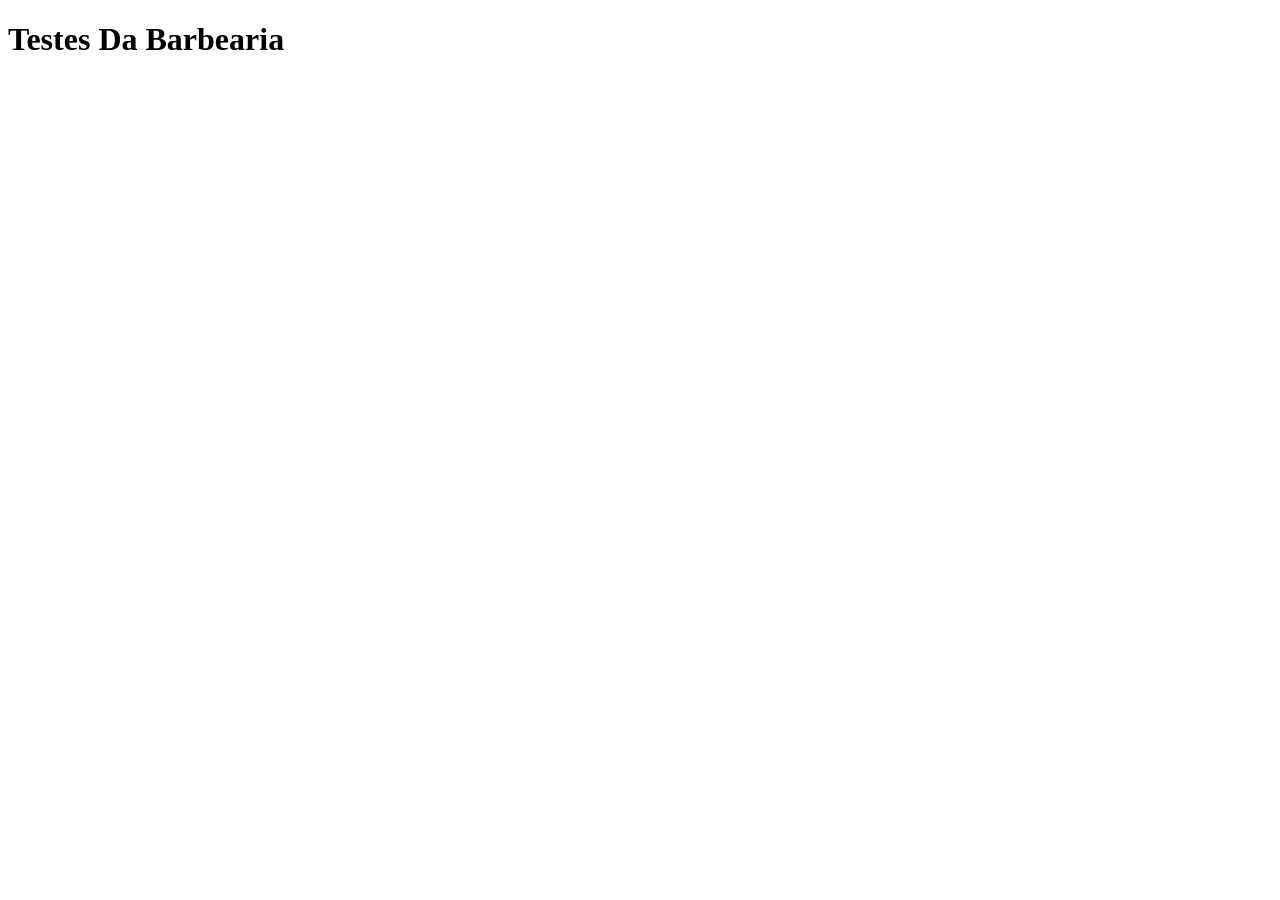
<file: interface.html>
<!DOCTYPE html>
<html lang="pt-br">
<head>
    <meta charset="UTF-8">
    <meta name="viewport" content="width=device-width, initial-scale=1.0">
    <title>interface da Barbearia</title>
</head>
<body>
    <h1>Testes Da Barbearia</h1>
</body>
</html>
</file>
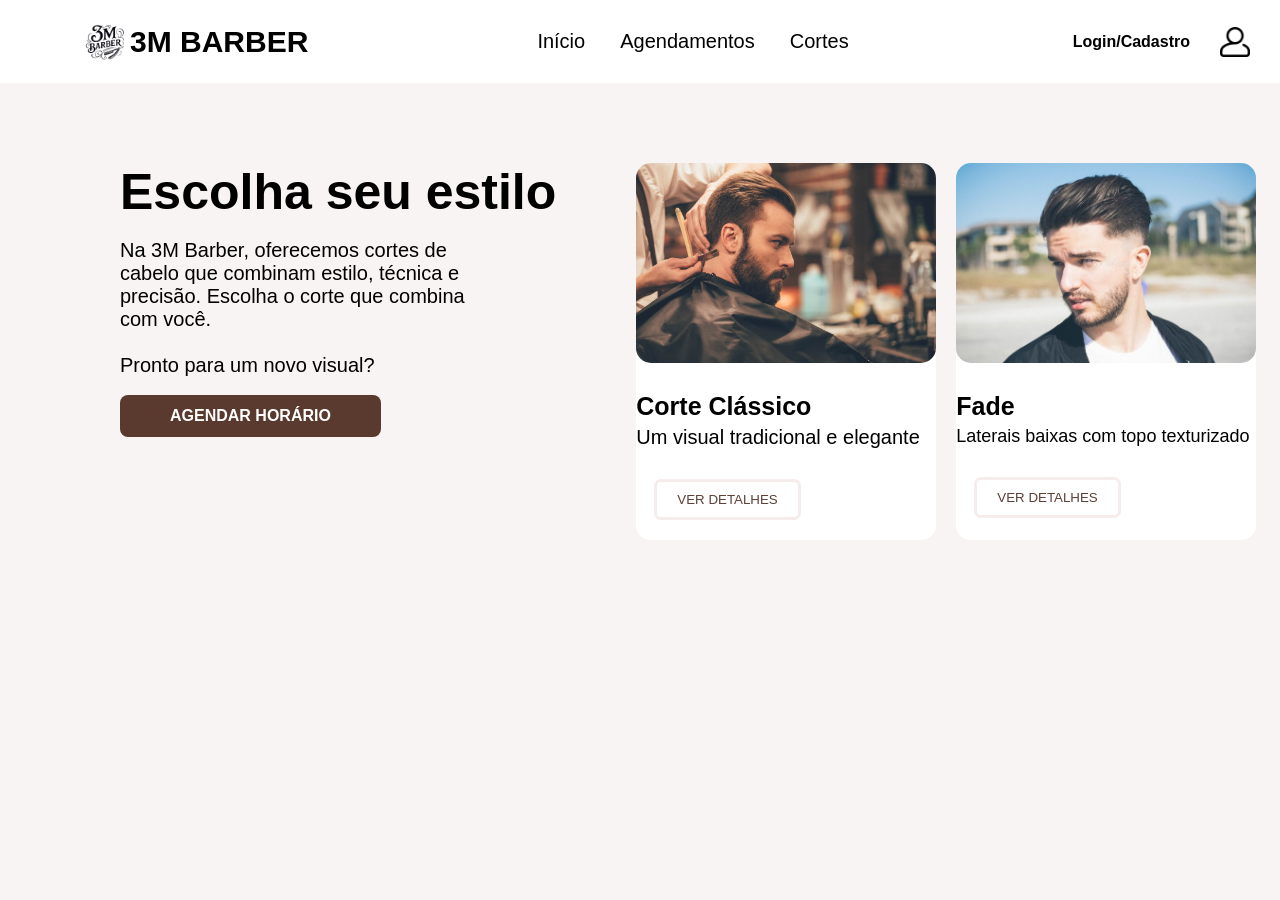
<file: Projeto_Babearia/Tela Cortes/Cortes.html>
<!DOCTYPE html>
<html lang="pt-br">
<head>
    <meta charset="UTF-8">
    <link rel="preconnect" href="https://fonts.googleapis.com">
    <link rel="preconnect" href="https://fonts.gstatic.com" crossorigin>
    <link href="https://fonts.googleapis.com/css2?family=Noto+Sans:ital,wght@0,100..900;1,100..900&display=swap" rel="stylesheet">
    <meta name="viewport" content="width=device-width, initial-scale=1.0">
    <link rel="stylesheet" href="Style.css">
    <title>Tela de Cortes</title>
</head>
<body>
    <header>
        <!--Topo do Site-->
<div class="Logo">
    <img src="img/3m-barber-logo.png" alt="logo" class="img-logo"> 3M BARBER
</div>

        <nav>
            <a href="#">Início</a>
            <a href="#">Agendamentos</a>
            <a href="#">Cortes</a>
            
        </nav>
        
        <div class="usuario">
  <a href="#" class="Login">Login/Cadastro</a>
  <img src="Icones/user.png" class="Boneco">
</div>

 </header>

 <main class="Container-principal">


<div class="conteudo-principal">
 <h1> Escolha seu estilo</h1>
 <p> Na 3M Barber, oferecemos cortes de<br>cabelo que combinam estilo, técnica e<br> precisão. Escolha o corte que combina<br> com você.<br> <br> Pronto para um novo visual?</p>

 <div class="Botao-agendar">
    <a href="#" class="btn-agendar">AGENDAR HORÁRIO</a>
 </div>
</div>


<div class="card-principal">

    <div class="card-corte">
        <img src="img/classic-cut.png" class="classic-cut">
        <div class="info-corte">
            <h3>Corte Clássico</h3>
            <p class="info1">Um visual tradicional e elegante</p>
            <button>VER DETALHES</button>
        </div>
    </div>

    <div class="Card-corte">
        <img src="img/fade-cut.png" class="fade-cut">
        <div class="info-corte2">
            <h3 >Fade</h3>
            <p class="info2">Laterais baixas com topo texturizado</p>
            <button>VER DETALHES</button>
        </div>
    </div>



</div>

</main>

    
</body>
</html>
</file>
<file: Projeto_Babearia/Tela Cortes/Style.css>
/* fonte */
@font-face {
    font-family: Monteserrat;
    src: url(fontes/Montserrat-Medium.ttf);
}

body {
 background-color:  #F9F4F4 ;
 margin: 0%;

}


header{
 background-color: white;
 padding: 15px 30px;
 display: flex;
 justify-content: space-between;
  align-items: center;
}

.Logo{
    color: black;
    font-family: "Montserrat", sans-serif;
    font-weight: bold;
    font-size: 30px;
margin-left: 50px;
display: flex;
align-items: center;

}

.img-logo{

    height: 50px;
    width: auto;
}

.usuario {
   display: flex;
    align-items: center;
    gap: 30px;
}



.Login{
 color: black;
 font-family: "Montserrat", sans-serif;
 font-weight: 800;
text-decoration: none;

}

nav{
    display: flex;
    gap: 30px;
 font-size: 20px;
}

nav a{
 margin-top: 15px;
 margin-left: 5px;
 margin-bottom: 10px;
 text-decoration: none;
 color: black;
font-family:"Montserrat", sans-serif;
 padding-bottom: 5px;
}
nav a:hover{
 border-bottom: 2px solid black;
}

.Boneco {
  width: 30px;
  height: 30px;
  object-fit: cover;
  display: flex;
  align-items: center;
}

.conteudo-principal{
    margin-left: 120px;
    margin-top: 80px;
    display: flex;
    flex-direction: column;
    gap: 18px;

}

h1 {
    font-family: "Montserrat", sans-serif;
    font-size: 50px;
    margin: 0;
}

p {
    font-family: "Montserrat", sans-serif;
    font-size: 20px;
    margin: 0;

}


.btn-agendar {
    background-color: #5A3A2E;
    color: white;
    border: none;
    border-radius: 8px;
    padding: 12px 50px;
    text-decoration: none;
    font-family: "Montserrat", sans-serif;
    font-weight: bold;
    font-size: 16px;
    display: inline-block;

}

.Container-principal {
    display: flex;
}

.classic-cut{
    width: 100%;
    max-width: 300px;
    border-radius: 15px;
    width: 100%;
}

.fade-cut{
    width: 100%;
    max-width: 300px;
    border-radius: 15px;
}

.card-principal {
    display: flex;
    gap: 20px;
    padding-top: 80px;
    padding-left: 80px;


}

.card-corte {
    background-color: white;
    border-radius: 15px;
}
.Card-corte {
    background-color: white;
    border-radius: 15px;
}

h3 {
    font-family: "Montserrat", sans-serif;
    font-size: 25px;

}

.info1 {
    font-family: "Montserrat", sans-serif;
    margin-top: -20px;
    margin-bottom: 30px;
    font-size: 20px;
}

.info2 {
    font-family: "Montserrat", sans-serif;
    margin-top: -20px;
    margin-bottom: 30px;
    font-size: 18px;
 
}

.card-corte button {
    background-color: transparent;
    border: 3px solid #f7ecec;
    color: #5D4037;
    padding: 10px 20px;
    display: block;
    margin-bottom: 20px;
    margin-left: 18px;
    border-radius: 7px;
    cursor: pointer;
}

.Card-corte button {
    background-color: transparent;
    border: 3px solid #f7ecec;
    color: #5D4037;
    padding: 10px 20px;
    display: block;
    margin-bottom: 20px;
    margin-left: 18px;
    border-radius: 7px;
    cursor: pointer;
}
</file>
